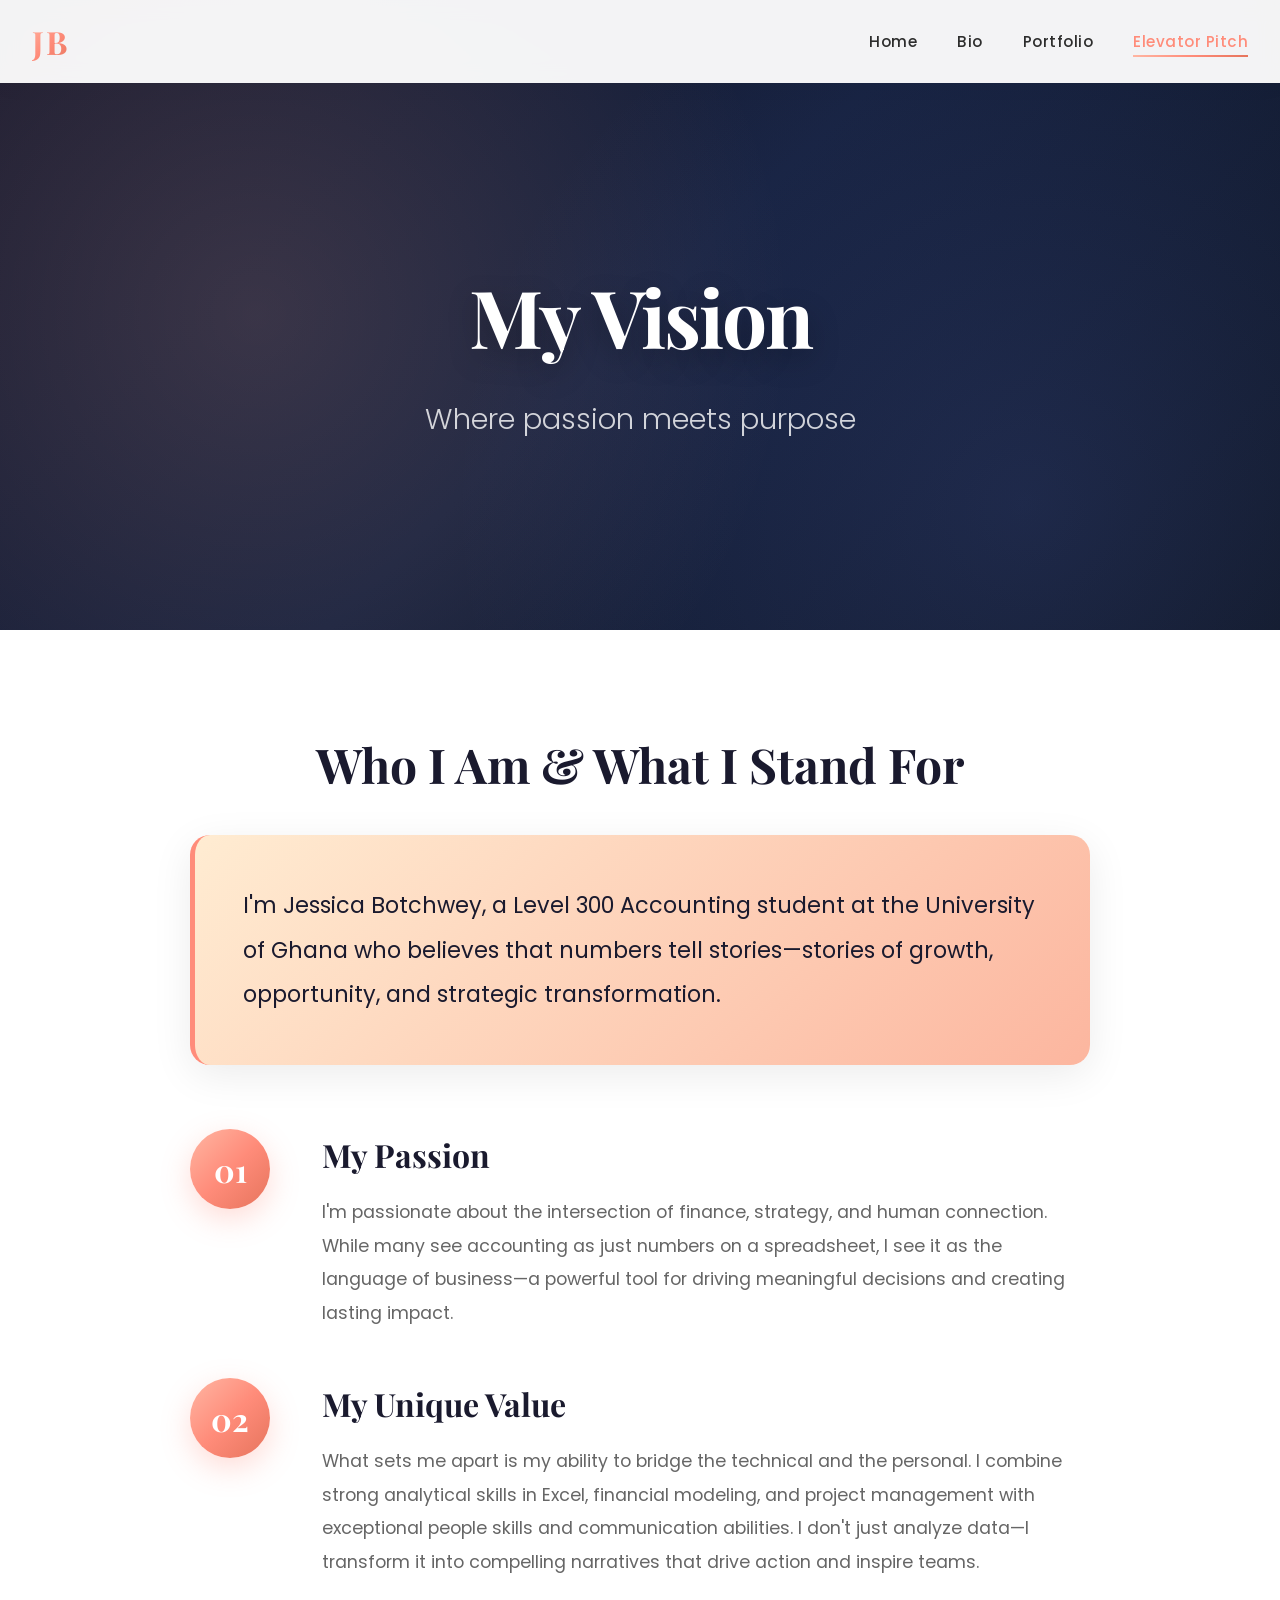
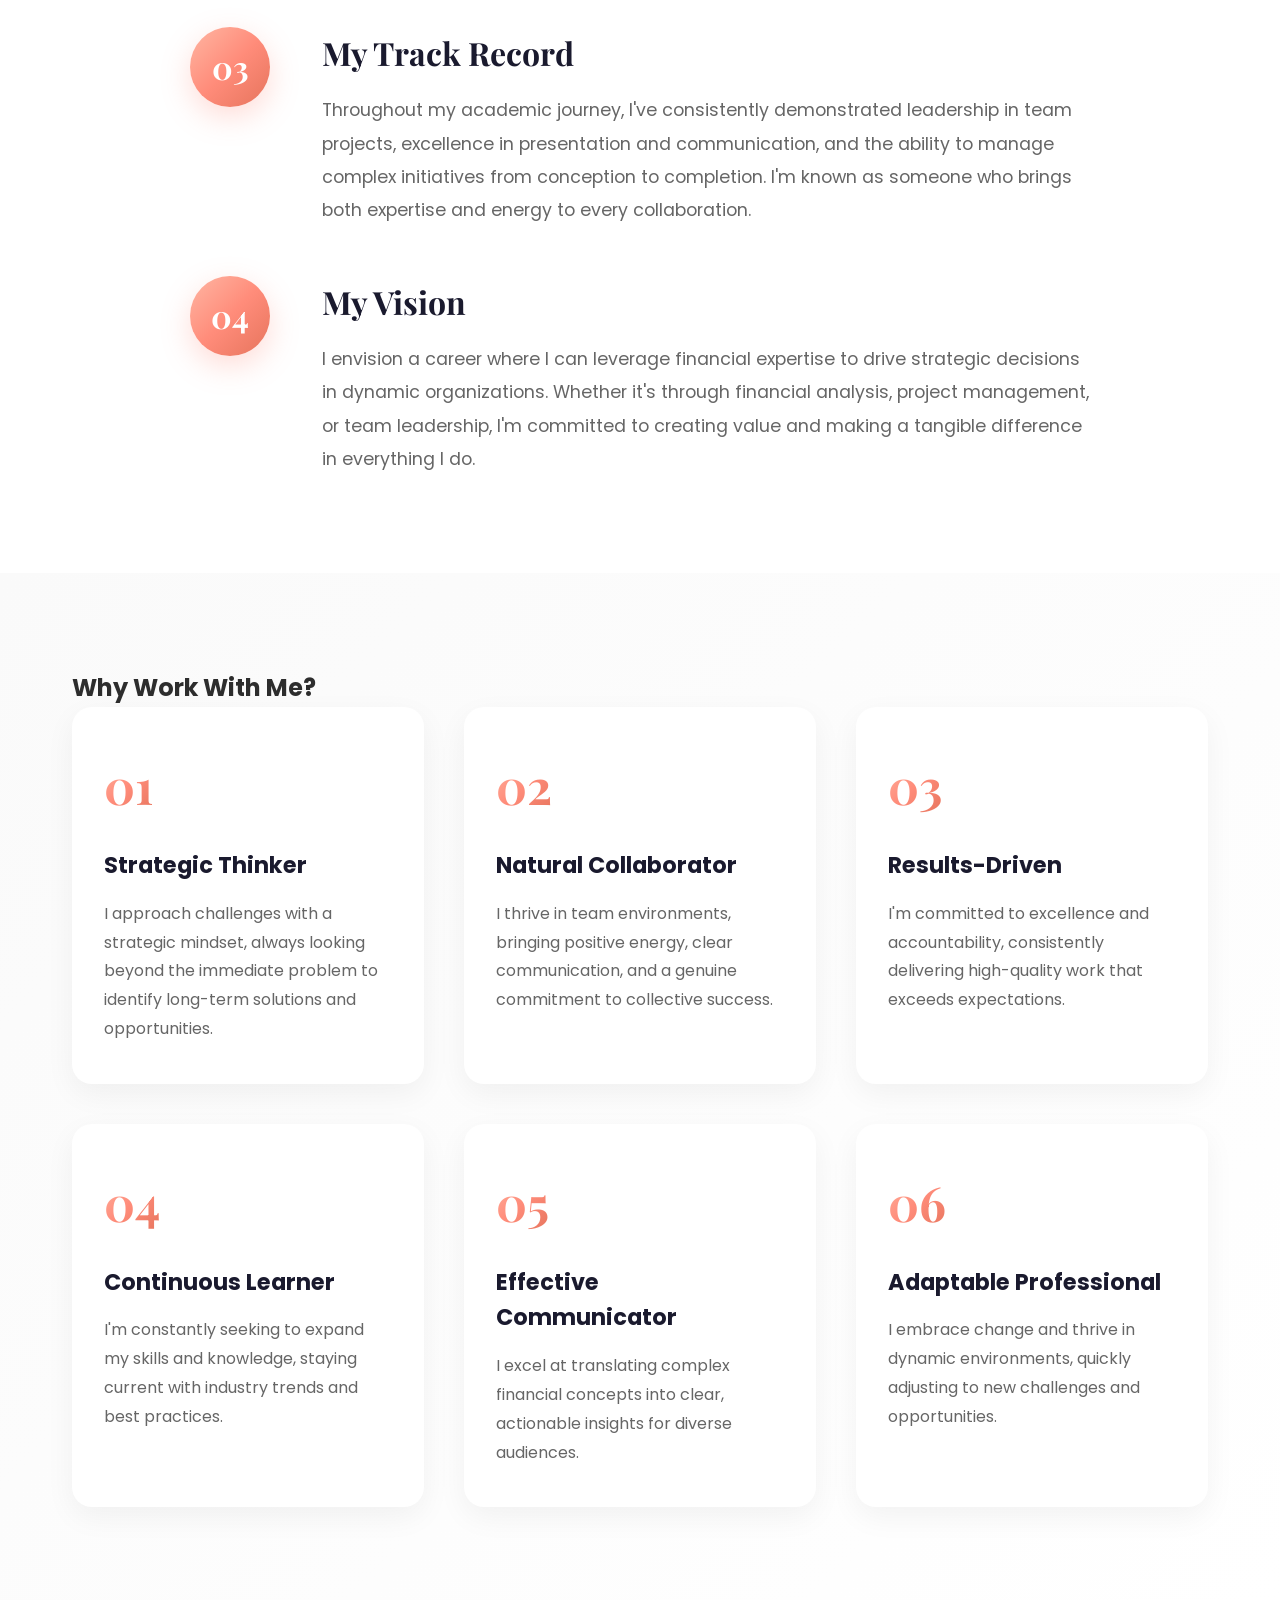
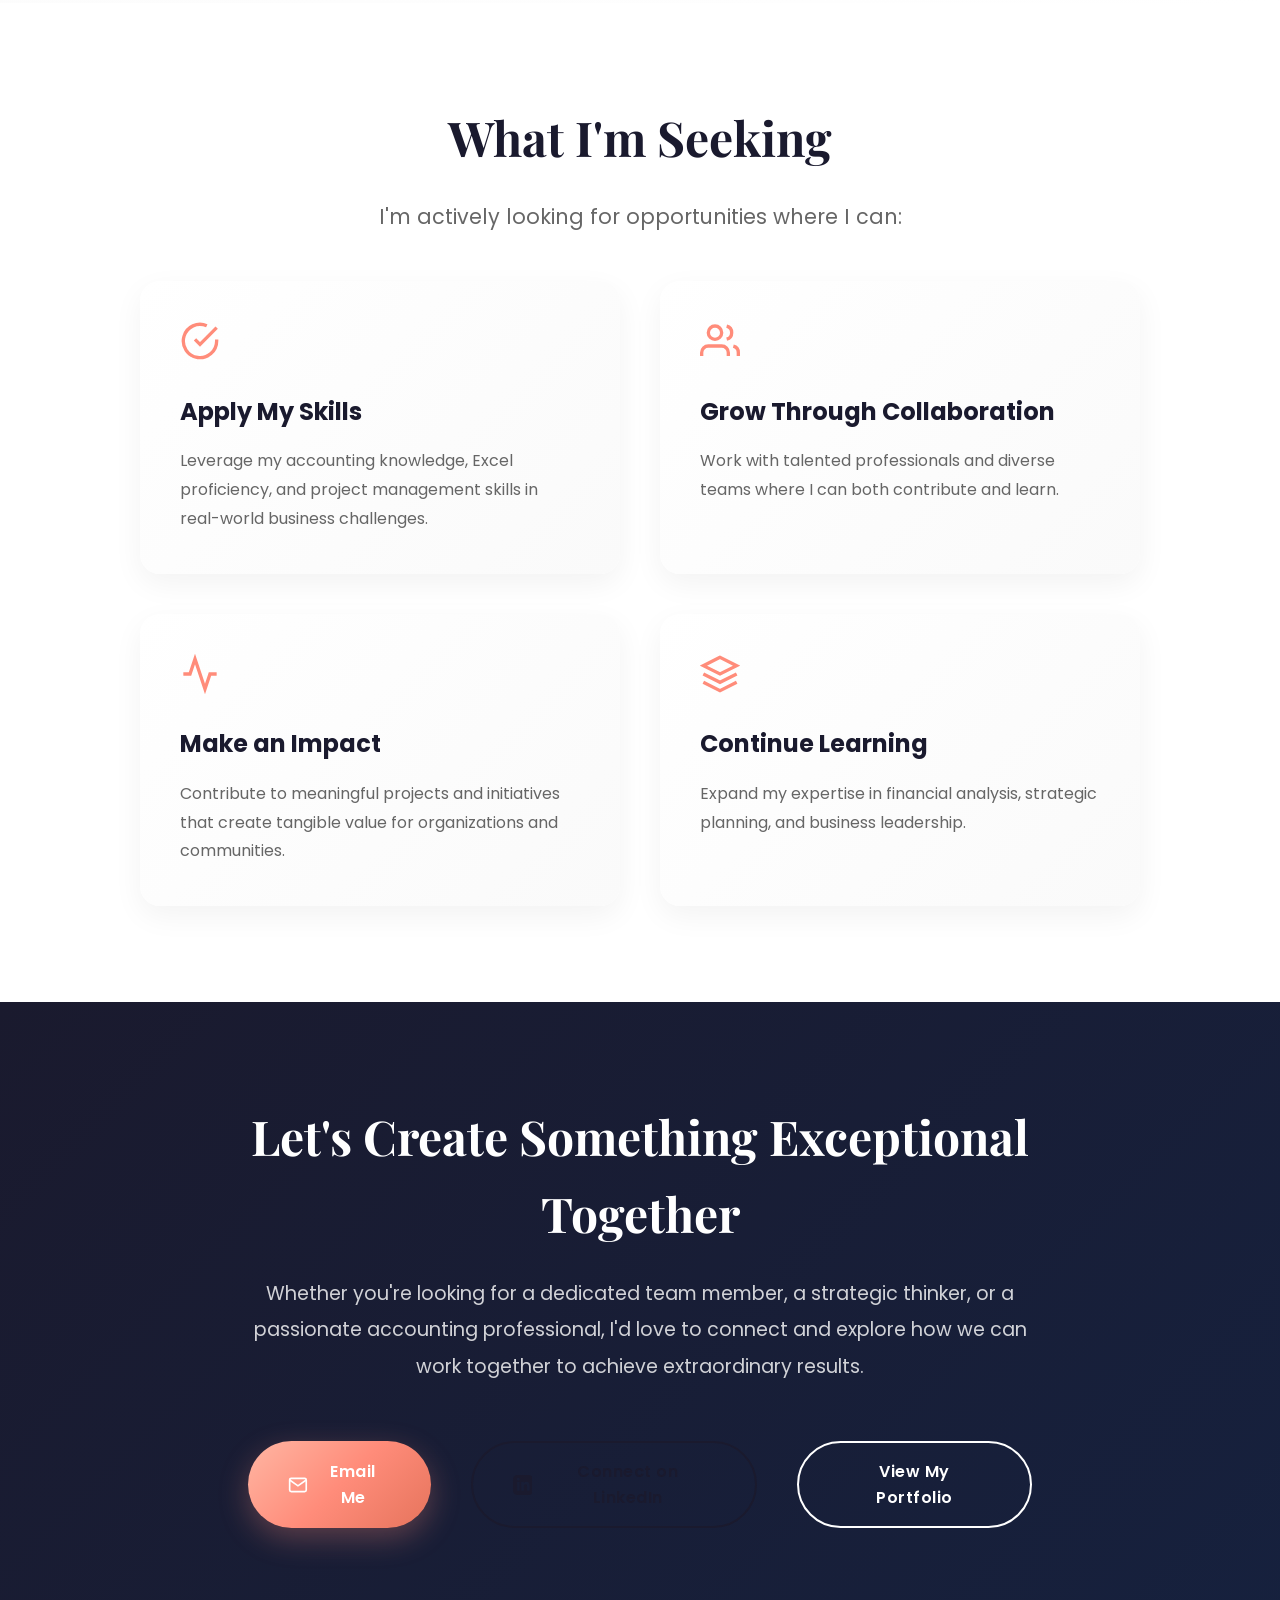
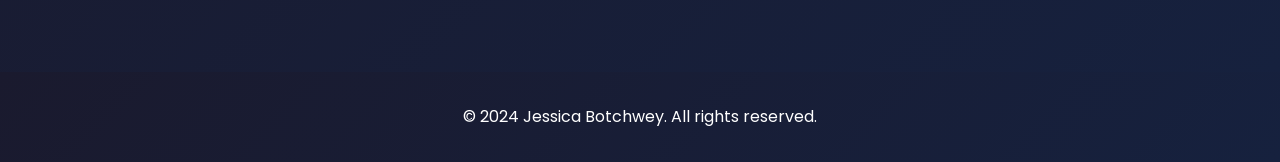
<file: pitch.html>
<!DOCTYPE html>
<html lang="en">
<head>
    <meta charset="UTF-8">
    <meta name="viewport" content="width=device-width, initial-scale=1.0">
    <title>Elevator Pitch | Jessica Botchwey</title>
    <link rel="stylesheet" href="styles.css">
    <link rel="stylesheet" href="pitch.css">
    <link rel="preconnect" href="https://fonts.googleapis.com">
    <link rel="preconnect" href="https://fonts.gstatic.com" crossorigin>
    <link href="https://fonts.googleapis.com/css2?family=Playfair+Display:wght@400;500;600;700&family=Poppins:wght@300;400;500;600&display=swap" rel="stylesheet">
</head>
<body>
    <!-- Navigation -->
    <nav class="navbar">
        <div class="nav-container">
            <div class="logo">JB</div>
            <ul class="nav-menu">
                <li><a href="index.html">Home</a></li>
                <li><a href="bio.html">Bio</a></li>
                <li><a href="portfolio.html">Portfolio</a></li>
                <li><a href="pitch.html" class="active">Elevator Pitch</a></li>
            </ul>
            <div class="hamburger">
                <span></span>
                <span></span>
                <span></span>
            </div>
        </div>
    </nav>

    <!-- Pitch Header -->
    <section class="pitch-header">
        <div class="header-content">
            <div class="header-text">
                <h1>My Vision</h1>
                <p>Where passion meets purpose</p>
            </div>
        </div>
    </section>

    <!-- Main Pitch Section -->
    <section class="pitch-main">
        <div class="container">
            <div class="pitch-content">
                <div class="pitch-intro">
                    <h2>Who I Am & What I Stand For</h2>
                    <div class="intro-highlight">
                        <p class="lead">I'm Jessica Botchwey, a Level 300 Accounting student at the University of Ghana who believes that numbers tell stories—stories of growth, opportunity, and strategic transformation.</p>
                    </div>
                </div>

                <div class="pitch-body">
                    <div class="pitch-section">
                        <div class="section-number">01</div>
                        <div class="section-content">
                            <h3>My Passion</h3>
                            <p>I'm passionate about the intersection of finance, strategy, and human connection. While many see accounting as just numbers on a spreadsheet, I see it as the language of business—a powerful tool for driving meaningful decisions and creating lasting impact.</p>
                        </div>
                    </div>

                    <div class="pitch-section">
                        <div class="section-number">02</div>
                        <div class="section-content">
                            <h3>My Unique Value</h3>
                            <p>What sets me apart is my ability to bridge the technical and the personal. I combine strong analytical skills in Excel, financial modeling, and project management with exceptional people skills and communication abilities. I don't just analyze data—I transform it into compelling narratives that drive action and inspire teams.</p>
                        </div>
                    </div>

                    <div class="pitch-section">
                        <div class="section-number">03</div>
                        <div class="section-content">
                            <h3>My Track Record</h3>
                            <p>Throughout my academic journey, I've consistently demonstrated leadership in team projects, excellence in presentation and communication, and the ability to manage complex initiatives from conception to completion. I'm known as someone who brings both expertise and energy to every collaboration.</p>
                        </div>
                    </div>

                    <div class="pitch-section">
                        <div class="section-number">04</div>
                        <div class="section-content">
                            <h3>My Vision</h3>
                            <p>I envision a career where I can leverage financial expertise to drive strategic decisions in dynamic organizations. Whether it's through financial analysis, project management, or team leadership, I'm committed to creating value and making a tangible difference in everything I do.</p>
                        </div>
                    </div>
                </div>
            </div>
        </div>
    </section>

    <!-- Key Strengths -->
    <section class="strengths-section">
        <div class="container">
            <h2 class="section-title">Why Work With Me?</h2>
            <div class="strengths-grid">
                <div class="strength-card">
                    <div class="strength-number">
                        <span class="number">01</span>
                    </div>
                    <h3>Strategic Thinker</h3>
                    <p>I approach challenges with a strategic mindset, always looking beyond the immediate problem to identify long-term solutions and opportunities.</p>
                </div>

                <div class="strength-card">
                    <div class="strength-number">
                        <span class="number">02</span>
                    </div>
                    <h3>Natural Collaborator</h3>
                    <p>I thrive in team environments, bringing positive energy, clear communication, and a genuine commitment to collective success.</p>
                </div>

                <div class="strength-card">
                    <div class="strength-number">
                        <span class="number">03</span>
                    </div>
                    <h3>Results-Driven</h3>
                    <p>I'm committed to excellence and accountability, consistently delivering high-quality work that exceeds expectations.</p>
                </div>

                <div class="strength-card">
                    <div class="strength-number">
                        <span class="number">04</span>
                    </div>
                    <h3>Continuous Learner</h3>
                    <p>I'm constantly seeking to expand my skills and knowledge, staying current with industry trends and best practices.</p>
                </div>

                <div class="strength-card">
                    <div class="strength-number">
                        <span class="number">05</span>
                    </div>
                    <h3>Effective Communicator</h3>
                    <p>I excel at translating complex financial concepts into clear, actionable insights for diverse audiences.</p>
                </div>

                <div class="strength-card">
                    <div class="strength-number">
                        <span class="number">06</span>
                    </div>
                    <h3>Adaptable Professional</h3>
                    <p>I embrace change and thrive in dynamic environments, quickly adjusting to new challenges and opportunities.</p>
                </div>
            </div>
        </div>
    </section>

    <!-- What I'm Looking For -->
    <section class="looking-for-section">
        <div class="container">
            <div class="looking-content">
                <h2>What I'm Seeking</h2>
                <p class="looking-intro">I'm actively looking for opportunities where I can:</p>
                <div class="opportunities-grid">
                    <div class="opportunity-item">
                        <svg width="40" height="40" viewBox="0 0 24 24" fill="none" stroke="currentColor" stroke-width="2">
                            <path d="M22 11.08V12a10 10 0 1 1-5.93-9.14"></path>
                            <polyline points="22 4 12 14.01 9 11.01"></polyline>
                        </svg>
                        <h4>Apply My Skills</h4>
                        <p>Leverage my accounting knowledge, Excel proficiency, and project management skills in real-world business challenges.</p>
                    </div>

                    <div class="opportunity-item">
                        <svg width="40" height="40" viewBox="0 0 24 24" fill="none" stroke="currentColor" stroke-width="2">
                            <path d="M17 21v-2a4 4 0 0 0-4-4H5a4 4 0 0 0-4 4v2"></path>
                            <circle cx="9" cy="7" r="4"></circle>
                            <path d="M23 21v-2a4 4 0 0 0-3-3.87"></path>
                            <path d="M16 3.13a4 4 0 0 1 0 7.75"></path>
                        </svg>
                        <h4>Grow Through Collaboration</h4>
                        <p>Work with talented professionals and diverse teams where I can both contribute and learn.</p>
                    </div>

                    <div class="opportunity-item">
                        <svg width="40" height="40" viewBox="0 0 24 24" fill="none" stroke="currentColor" stroke-width="2">
                            <polyline points="22 12 18 12 15 21 9 3 6 12 2 12"></polyline>
                        </svg>
                        <h4>Make an Impact</h4>
                        <p>Contribute to meaningful projects and initiatives that create tangible value for organizations and communities.</p>
                    </div>

                    <div class="opportunity-item">
                        <svg width="40" height="40" viewBox="0 0 24 24" fill="none" stroke="currentColor" stroke-width="2">
                            <path d="M12 2L2 7l10 5 10-5-10-5z"></path>
                            <path d="M2 17l10 5 10-5"></path>
                            <path d="M2 12l10 5 10-5"></path>
                        </svg>
                        <h4>Continue Learning</h4>
                        <p>Expand my expertise in financial analysis, strategic planning, and business leadership.</p>
                    </div>
                </div>
            </div>
        </div>
    </section>

    <!-- Call to Action -->
    <section class="pitch-cta">
        <div class="container">
            <div class="cta-content">
                <h2>Let's Create Something Exceptional Together</h2>
                <p>Whether you're looking for a dedicated team member, a strategic thinker, or a passionate accounting professional, I'd love to connect and explore how we can work together to achieve extraordinary results.</p>
                <div class="cta-buttons">
                    <a href="mailto:jessicabotchwey74@gmail.com" class="btn btn-primary">
                        <svg width="20" height="20" viewBox="0 0 24 24" fill="none" stroke="currentColor" stroke-width="2">
                            <path d="M4 4h16c1.1 0 2 .9 2 2v12c0 1.1-.9 2-2 2H4c-1.1 0-2-.9-2-2V6c0-1.1.9-2 2-2z"></path>
                            <polyline points="22,6 12,13 2,6"></polyline>
                        </svg>
                        Email Me
                    </a>
                    <a href="https://www.linkedin.com/in/jessica-botchwey" target="_blank" class="btn btn-secondary">
                        <svg width="20" height="20" viewBox="0 0 24 24" fill="currentColor">
                            <path d="M19 0h-14c-2.761 0-5 2.239-5 5v14c0 2.761 2.239 5 5 5h14c2.762 0 5-2.239 5-5v-14c0-2.761-2.238-5-5-5zm-11 19h-3v-11h3v11zm-1.5-12.268c-.966 0-1.75-.79-1.75-1.764s.784-1.764 1.75-1.764 1.75.79 1.75 1.764-.783 1.764-1.75 1.764zm13.5 12.268h-3v-5.604c0-3.368-4-3.113-4 0v5.604h-3v-11h3v1.765c1.396-2.586 7-2.777 7 2.476v6.759z"/>
                        </svg>
                        Connect on LinkedIn
                    </a>
                    <a href="portfolio.html" class="btn btn-outline">
                        View My Portfolio
                    </a>
                </div>
            </div>
        </div>
    </section>

    <!-- Footer -->
    <footer class="footer">
        <p>&copy; 2024 Jessica Botchwey. All rights reserved.</p>
    </footer>

    <script src="script.js"></script>
</body>
</html>
</file>
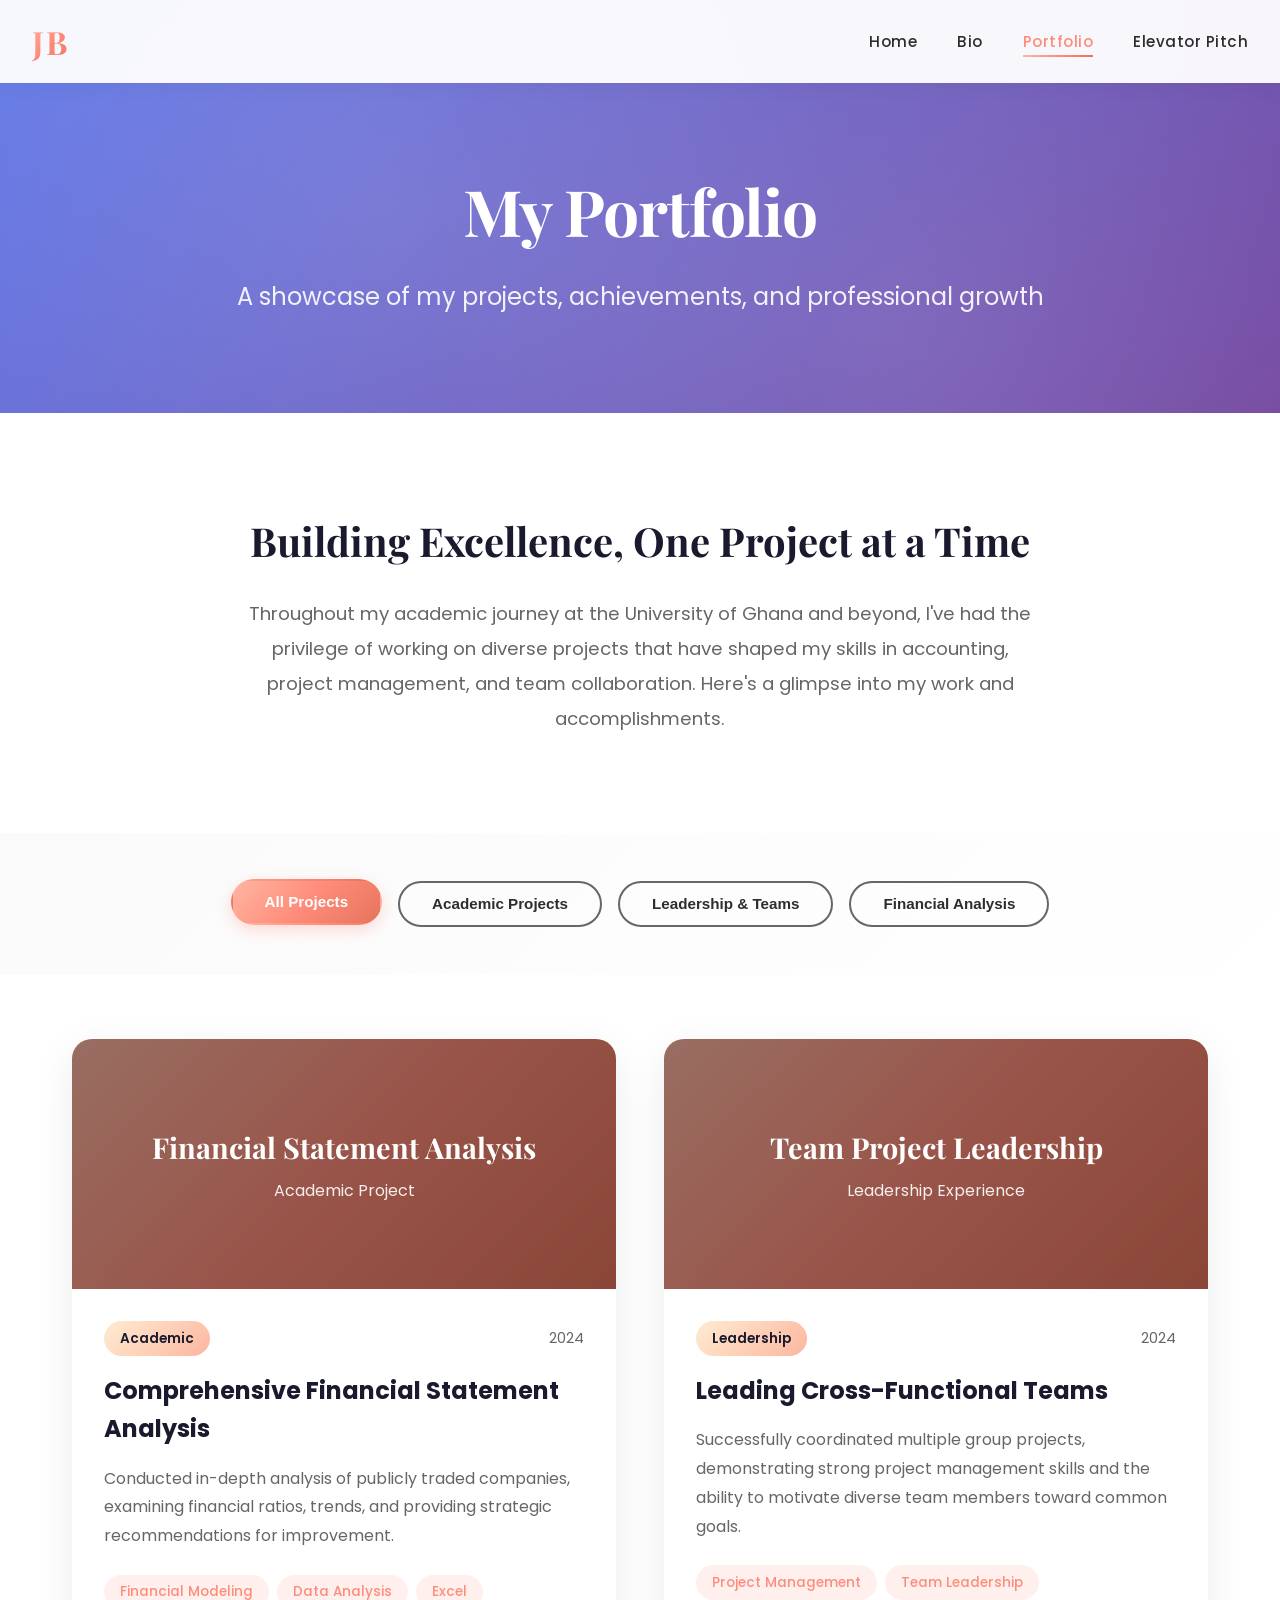
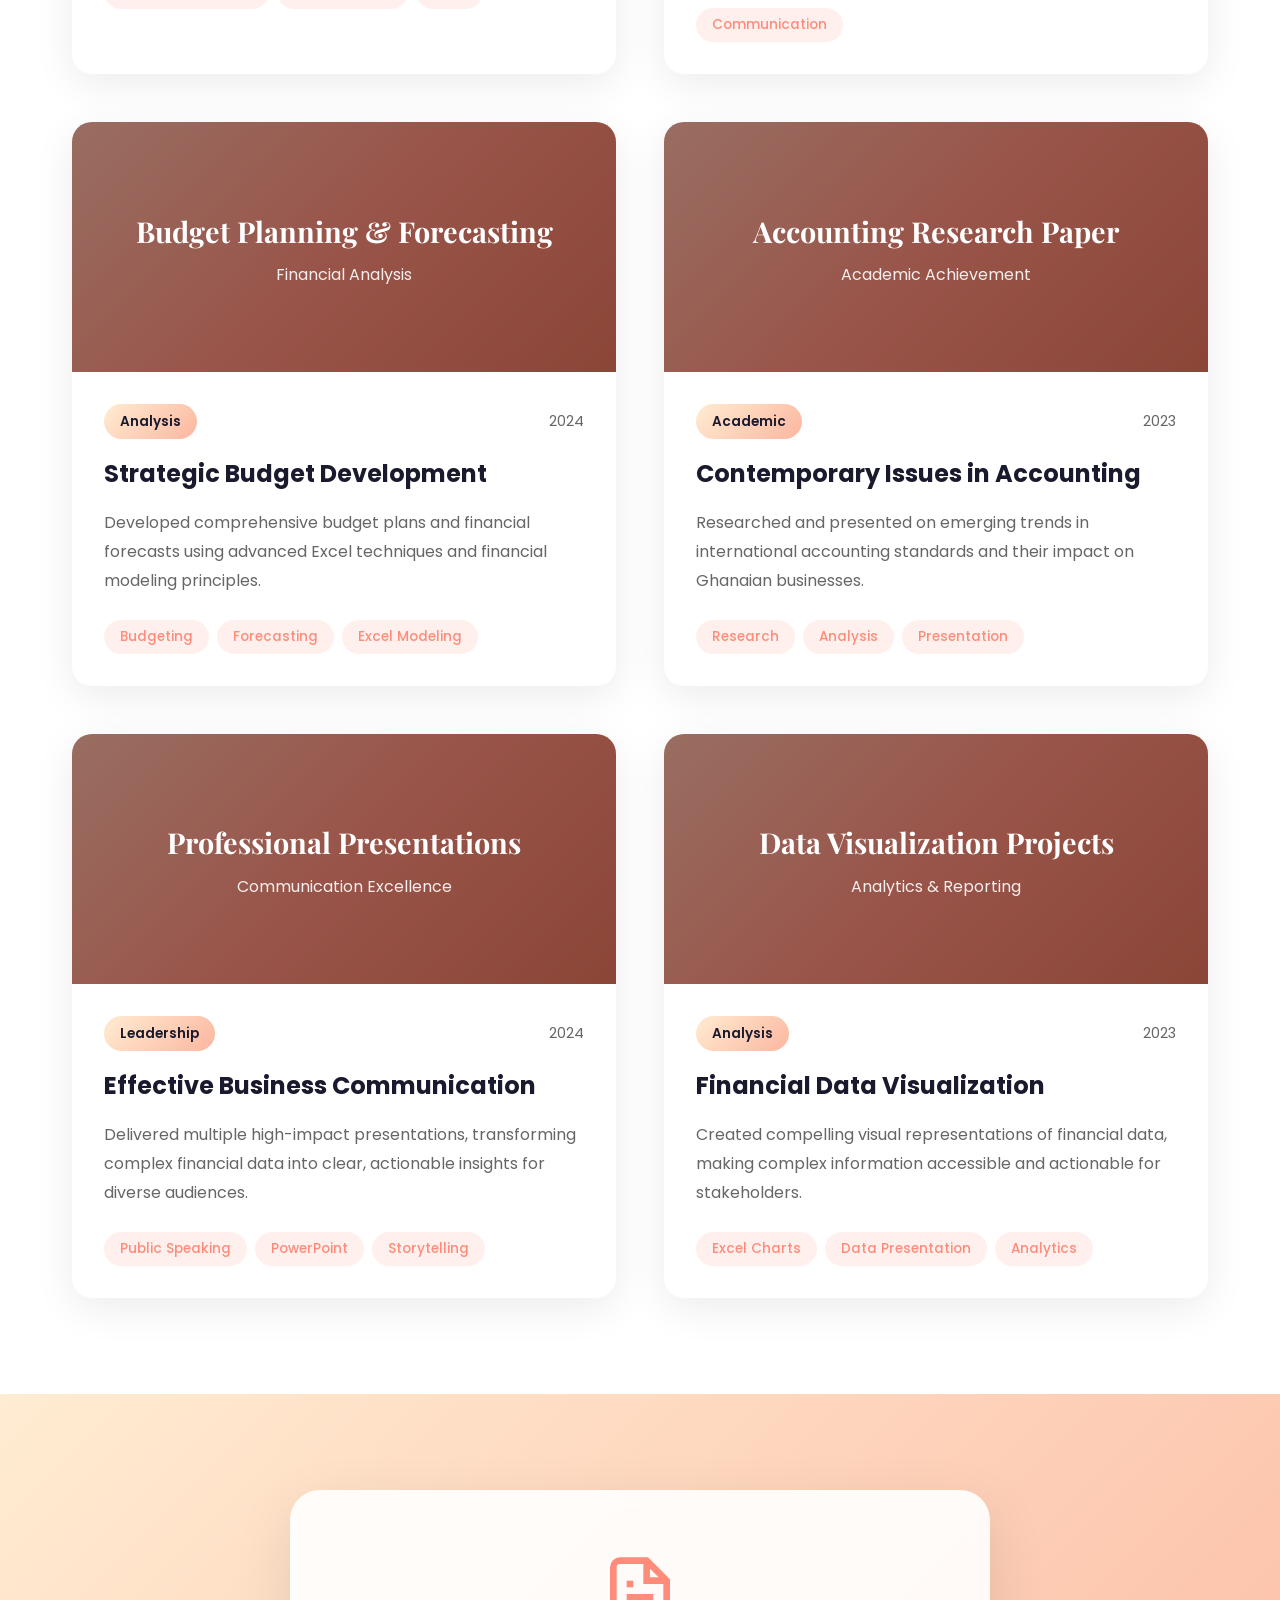
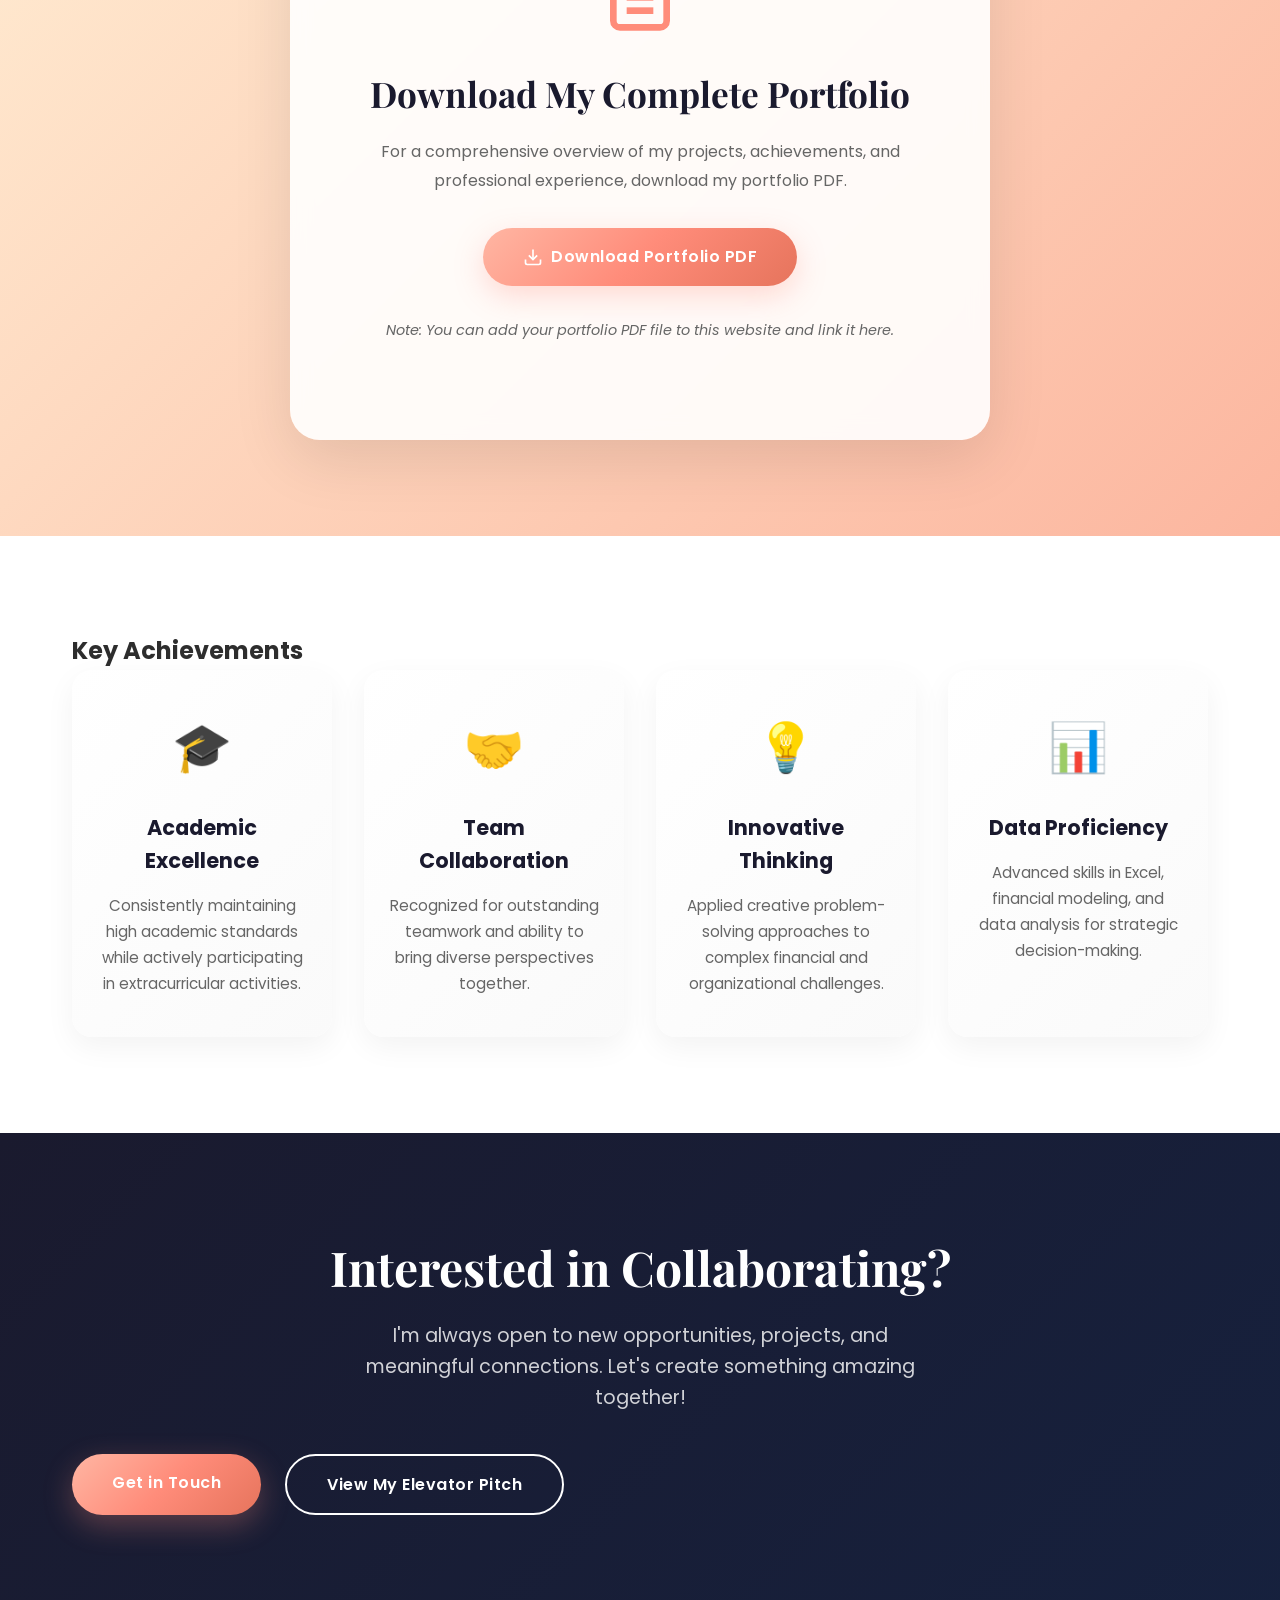
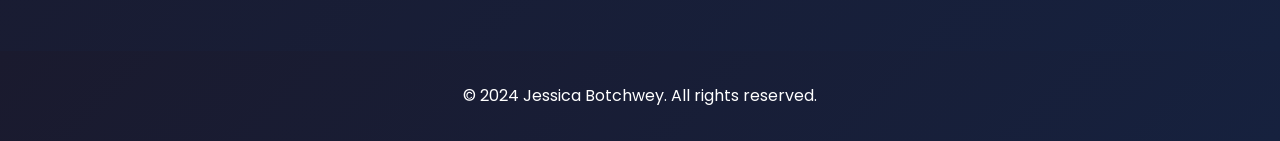
<file: portfolio.html>
<!DOCTYPE html>
<html lang="en">
<head>
    <meta charset="UTF-8">
    <meta name="viewport" content="width=device-width, initial-scale=1.0">
    <title>Portfolio | Jessica Botchwey</title>
    <link rel="stylesheet" href="styles.css">
    <link rel="stylesheet" href="portfolio.css">
    <link rel="preconnect" href="https://fonts.googleapis.com">
    <link rel="preconnect" href="https://fonts.gstatic.com" crossorigin>
    <link href="https://fonts.googleapis.com/css2?family=Playfair+Display:wght@400;500;600;700&family=Poppins:wght@300;400;500;600&display=swap" rel="stylesheet">
</head>
<body>
    <!-- Navigation -->
    <nav class="navbar">
        <div class="nav-container">
            <div class="logo">JB</div>
            <ul class="nav-menu">
                <li><a href="index.html">Home</a></li>
                <li><a href="bio.html">Bio</a></li>
                <li><a href="portfolio.html" class="active">Portfolio</a></li>
                <li><a href="pitch.html">Elevator Pitch</a></li>
            </ul>
            <div class="hamburger">
                <span></span>
                <span></span>
                <span></span>
            </div>
        </div>
    </nav>

    <!-- Portfolio Header -->
    <section class="portfolio-header">
        <div class="header-content">
            <h1>My Portfolio</h1>
            <p>A showcase of my projects, achievements, and professional growth</p>
        </div>
    </section>

    <!-- Portfolio Introduction -->
    <section class="portfolio-intro">
        <div class="container">
            <div class="intro-content">
                <h2>Building Excellence, One Project at a Time</h2>
                <p>Throughout my academic journey at the University of Ghana and beyond, I've had the privilege of working on diverse projects that have shaped my skills in accounting, project management, and team collaboration. Here's a glimpse into my work and accomplishments.</p>
            </div>
        </div>
    </section>

    <!-- Portfolio Categories -->
    <section class="portfolio-categories">
        <div class="container">
            <div class="category-filters">
                <button class="filter-btn active" data-category="all">All Projects</button>
                <button class="filter-btn" data-category="academic">Academic Projects</button>
                <button class="filter-btn" data-category="leadership">Leadership & Teams</button>
                <button class="filter-btn" data-category="analysis">Financial Analysis</button>
            </div>
        </div>
    </section>

    <!-- Portfolio Grid -->
    <section class="portfolio-grid-section">
        <div class="container">
            <div class="portfolio-grid">
                <!-- Portfolio Item 1 -->
                <div class="portfolio-item" data-category="academic">
                    <div class="item-image">
                        <div class="image-overlay">
                            <h3>Financial Statement Analysis</h3>
                            <p>Academic Project</p>
                        </div>
                    </div>
                    <div class="item-content">
                        <div class="item-meta">
                            <span class="category">Academic</span>
                            <span class="date">2024</span>
                        </div>
                        <h3>Comprehensive Financial Statement Analysis</h3>
                        <p>Conducted in-depth analysis of publicly traded companies, examining financial ratios, trends, and providing strategic recommendations for improvement.</p>
                        <ul class="item-skills">
                            <li>Financial Modeling</li>
                            <li>Data Analysis</li>
                            <li>Excel</li>
                        </ul>
                    </div>
                </div>

                <!-- Portfolio Item 2 -->
                <div class="portfolio-item" data-category="leadership">
                    <div class="item-image">
                        <div class="image-overlay">
                            <h3>Team Project Leadership</h3>
                            <p>Leadership Experience</p>
                        </div>
                    </div>
                    <div class="item-content">
                        <div class="item-meta">
                            <span class="category">Leadership</span>
                            <span class="date">2024</span>
                        </div>
                        <h3>Leading Cross-Functional Teams</h3>
                        <p>Successfully coordinated multiple group projects, demonstrating strong project management skills and the ability to motivate diverse team members toward common goals.</p>
                        <ul class="item-skills">
                            <li>Project Management</li>
                            <li>Team Leadership</li>
                            <li>Communication</li>
                        </ul>
                    </div>
                </div>

                <!-- Portfolio Item 3 -->
                <div class="portfolio-item" data-category="analysis">
                    <div class="item-image">
                        <div class="image-overlay">
                            <h3>Budget Planning & Forecasting</h3>
                            <p>Financial Analysis</p>
                        </div>
                    </div>
                    <div class="item-content">
                        <div class="item-meta">
                            <span class="category">Analysis</span>
                            <span class="date">2024</span>
                        </div>
                        <h3>Strategic Budget Development</h3>
                        <p>Developed comprehensive budget plans and financial forecasts using advanced Excel techniques and financial modeling principles.</p>
                        <ul class="item-skills">
                            <li>Budgeting</li>
                            <li>Forecasting</li>
                            <li>Excel Modeling</li>
                        </ul>
                    </div>
                </div>

                <!-- Portfolio Item 4 -->
                <div class="portfolio-item" data-category="academic">
                    <div class="item-image">
                        <div class="image-overlay">
                            <h3>Accounting Research Paper</h3>
                            <p>Academic Achievement</p>
                        </div>
                    </div>
                    <div class="item-content">
                        <div class="item-meta">
                            <span class="category">Academic</span>
                            <span class="date">2023</span>
                        </div>
                        <h3>Contemporary Issues in Accounting</h3>
                        <p>Researched and presented on emerging trends in international accounting standards and their impact on Ghanaian businesses.</p>
                        <ul class="item-skills">
                            <li>Research</li>
                            <li>Analysis</li>
                            <li>Presentation</li>
                        </ul>
                    </div>
                </div>

                <!-- Portfolio Item 5 -->
                <div class="portfolio-item" data-category="leadership">
                    <div class="item-image">
                        <div class="image-overlay">
                            <h3>Professional Presentations</h3>
                            <p>Communication Excellence</p>
                        </div>
                    </div>
                    <div class="item-content">
                        <div class="item-meta">
                            <span class="category">Leadership</span>
                            <span class="date">2024</span>
                        </div>
                        <h3>Effective Business Communication</h3>
                        <p>Delivered multiple high-impact presentations, transforming complex financial data into clear, actionable insights for diverse audiences.</p>
                        <ul class="item-skills">
                            <li>Public Speaking</li>
                            <li>PowerPoint</li>
                            <li>Storytelling</li>
                        </ul>
                    </div>
                </div>

                <!-- Portfolio Item 6 -->
                <div class="portfolio-item" data-category="analysis">
                    <div class="item-image">
                        <div class="image-overlay">
                            <h3>Data Visualization Projects</h3>
                            <p>Analytics & Reporting</p>
                        </div>
                    </div>
                    <div class="item-content">
                        <div class="item-meta">
                            <span class="category">Analysis</span>
                            <span class="date">2023</span>
                        </div>
                        <h3>Financial Data Visualization</h3>
                        <p>Created compelling visual representations of financial data, making complex information accessible and actionable for stakeholders.</p>
                        <ul class="item-skills">
                            <li>Excel Charts</li>
                            <li>Data Presentation</li>
                            <li>Analytics</li>
                        </ul>
                    </div>
                </div>
            </div>
        </div>
    </section>

    <!-- Portfolio PDF Section -->
    <section class="portfolio-pdf">
        <div class="container">
            <div class="pdf-card">
                <div class="pdf-icon">
                    <svg width="80" height="80" viewBox="0 0 24 24" fill="none" stroke="currentColor" stroke-width="2">
                        <path d="M14 2H6a2 2 0 0 0-2 2v16a2 2 0 0 0 2 2h12a2 2 0 0 0 2-2V8z"></path>
                        <polyline points="14 2 14 8 20 8"></polyline>
                        <line x1="16" y1="13" x2="8" y2="13"></line>
                        <line x1="16" y1="17" x2="8" y2="17"></line>
                        <polyline points="10 9 9 9 8 9"></polyline>
                    </svg>
                </div>
                <h3>Download My Complete Portfolio</h3>
                <p>For a comprehensive overview of my projects, achievements, and professional experience, download my portfolio PDF.</p>
                <a href="#" class="btn btn-primary">
                    <svg width="20" height="20" viewBox="0 0 24 24" fill="none" stroke="currentColor" stroke-width="2">
                        <path d="M21 15v4a2 2 0 0 1-2 2H5a2 2 0 0 1-2-2v-4"></path>
                        <polyline points="7 10 12 15 17 10"></polyline>
                        <line x1="12" y1="15" x2="12" y2="3"></line>
                    </svg>
                    Download Portfolio PDF
                </a>
                <p class="pdf-note">Note: You can add your portfolio PDF file to this website and link it here.</p>
            </div>
        </div>
    </section>

    <!-- Achievements Section -->
    <section class="achievements-section">
        <div class="container">
            <h2 class="section-title">Key Achievements</h2>
            <div class="achievements-grid">
                <div class="achievement-card">
                    <div class="achievement-icon">🎓</div>
                    <h3>Academic Excellence</h3>
                    <p>Consistently maintaining high academic standards while actively participating in extracurricular activities.</p>
                </div>
                <div class="achievement-card">
                    <div class="achievement-icon">🤝</div>
                    <h3>Team Collaboration</h3>
                    <p>Recognized for outstanding teamwork and ability to bring diverse perspectives together.</p>
                </div>
                <div class="achievement-card">
                    <div class="achievement-icon">💡</div>
                    <h3>Innovative Thinking</h3>
                    <p>Applied creative problem-solving approaches to complex financial and organizational challenges.</p>
                </div>
                <div class="achievement-card">
                    <div class="achievement-icon">📊</div>
                    <h3>Data Proficiency</h3>
                    <p>Advanced skills in Excel, financial modeling, and data analysis for strategic decision-making.</p>
                </div>
            </div>
        </div>
    </section>

    <!-- CTA Section -->
    <section class="cta-section">
        <div class="container">
            <h2>Interested in Collaborating?</h2>
            <p>I'm always open to new opportunities, projects, and meaningful connections. Let's create something amazing together!</p>
            <div class="cta-buttons">
                <a href="mailto:jessicabotchwey74@gmail.com" class="btn btn-primary">Get in Touch</a>
                <a href="pitch.html" class="btn btn-secondary">View My Elevator Pitch</a>
            </div>
        </div>
    </section>

    <!-- Footer -->
    <footer class="footer">
        <p>&copy; 2024 Jessica Botchwey. All rights reserved.</p>
    </footer>

    <script src="script.js"></script>
    <script src="portfolio.js"></script>
</body>
</html>
</file>
<file: styles.css>
/* ========================================
   GLOBAL STYLES & VARIABLES
   ======================================== */
:root {
    --primary-gradient: linear-gradient(135deg, #FFB6A3 0%, #FF8C7A 50%, #E6745C 100%);
    --secondary-gradient: linear-gradient(135deg, #667eea 0%, #764ba2 100%);
    --dark-gradient: linear-gradient(135deg, #1a1a2e 0%, #16213e 100%);
    --light-gradient: linear-gradient(135deg, #ffecd2 0%, #fcb69f 100%);
    --peach: #FFB6A3;
    --coral: #FF8C7A;
    --deep-coral: #E6745C;
    --purple: #667eea;
    --dark-purple: #764ba2;
    --dark: #1a1a2e;
    --light: #fafafa;
    --gold: #d4af37;
    --text-dark: #2d2d2d;
    --text-light: #666;
    --white: #ffffff;
}

* {
    margin: 0;
    padding: 0;
    box-sizing: border-box;
}

html {
    scroll-behavior: smooth;
}

body {
    font-family: 'Poppins', sans-serif;
    color: var(--text-dark);
    background: var(--light);
    overflow-x: hidden;
    line-height: 1.6;
}

.container {
    max-width: 1200px;
    margin: 0 auto;
    padding: 0 2rem;
}

/* ========================================
   NAVIGATION BAR
   ======================================== */
.navbar {
    position: fixed;
    top: 0;
    width: 100%;
    background: rgba(255, 255, 255, 0.95);
    backdrop-filter: blur(10px);
    z-index: 1000;
    box-shadow: 0 2px 20px rgba(0, 0, 0, 0.05);
    transition: all 0.3s ease;
}

.nav-container {
    max-width: 1400px;
    margin: 0 auto;
    padding: 1rem 2rem;
    display: flex;
    justify-content: space-between;
    align-items: center;
}

.logo {
    font-family: 'Playfair Display', serif;
    font-size: 2rem;
    font-weight: 700;
    background: var(--primary-gradient);
    -webkit-background-clip: text;
    -webkit-text-fill-color: transparent;
    background-clip: text;
    letter-spacing: 2px;
}

.nav-menu {
    display: flex;
    list-style: none;
    gap: 2.5rem;
    align-items: center;
}

.nav-menu a {
    text-decoration: none;
    color: var(--text-dark);
    font-weight: 500;
    font-size: 0.95rem;
    letter-spacing: 0.5px;
    position: relative;
    transition: color 0.3s ease;
}

.nav-menu a::after {
    content: '';
    position: absolute;
    bottom: -5px;
    left: 0;
    width: 0;
    height: 2px;
    background: var(--primary-gradient);
    transition: width 0.3s ease;
}

.nav-menu a:hover::after,
.nav-menu a.active::after {
    width: 100%;
}

.nav-menu a:hover,
.nav-menu a.active {
    color: var(--coral);
}

.hamburger {
    display: none;
    flex-direction: column;
    cursor: pointer;
    gap: 5px;
}

.hamburger span {
    width: 25px;
    height: 3px;
    background: var(--text-dark);
    transition: all 0.3s ease;
}

/* ========================================
   HERO SECTION
   ======================================== */
.hero {
    min-height: 100vh;
    display: flex;
    align-items: center;
    justify-content: center;
    background: linear-gradient(135deg, #ffecd2 0%, #fcb69f 50%, #FFB6A3 100%);
    padding: 8rem 2rem 4rem;
    position: relative;
    overflow: hidden;
}

.hero::before {
    content: '';
    position: absolute;
    top: 0;
    left: 0;
    width: 100%;
    height: 100%;
    background:
        radial-gradient(circle at 20% 50%, rgba(255, 182, 163, 0.3) 0%, transparent 50%),
        radial-gradient(circle at 80% 80%, rgba(230, 116, 92, 0.3) 0%, transparent 50%);
    animation: gradientShift 15s ease infinite;
}

@keyframes gradientShift {
    0%, 100% { opacity: 1; transform: scale(1); }
    50% { opacity: 0.8; transform: scale(1.1); }
}

.hero-content {
    max-width: 1400px;
    display: grid;
    grid-template-columns: 1fr 1fr;
    gap: 4rem;
    align-items: center;
    position: relative;
    z-index: 1;
}

.hero-text {
    animation: fadeInUp 1s ease;
}

@keyframes fadeInUp {
    from {
        opacity: 0;
        transform: translateY(30px);
    }
    to {
        opacity: 1;
        transform: translateY(0);
    }
}

.name {
    font-family: 'Playfair Display', serif;
    font-size: 3.5rem;
    font-weight: 700;
    color: var(--dark);
    margin-bottom: 1rem;
    line-height: 1.2;
    letter-spacing: -1px;
}

.tagline {
    font-size: 1.3rem;
    color: var(--text-dark);
    margin-bottom: 0.5rem;
    font-weight: 500;
    letter-spacing: 0.5px;
}

.subtitle {
    font-size: 1.1rem;
    color: var(--text-light);
    margin-bottom: 2.5rem;
}

.cta-buttons {
    display: flex;
    gap: 1.5rem;
    margin-bottom: 2.5rem;
}

.btn {
    padding: 1rem 2.5rem;
    border-radius: 50px;
    text-decoration: none;
    font-weight: 600;
    letter-spacing: 0.5px;
    transition: all 0.4s cubic-bezier(0.175, 0.885, 0.32, 1.275);
    display: inline-block;
    position: relative;
    overflow: hidden;
}

.btn::before {
    content: '';
    position: absolute;
    top: 50%;
    left: 50%;
    width: 0;
    height: 0;
    border-radius: 50%;
    background: rgba(255, 255, 255, 0.3);
    transform: translate(-50%, -50%);
    transition: width 0.6s, height 0.6s;
}

.btn:hover::before {
    width: 300px;
    height: 300px;
}

.btn-primary {
    background: var(--primary-gradient);
    color: var(--white);
    box-shadow: 0 10px 30px rgba(255, 140, 122, 0.3);
}

.btn-primary:hover {
    transform: translateY(-3px);
    box-shadow: 0 15px 40px rgba(255, 140, 122, 0.4);
}

.btn-secondary {
    background: transparent;
    color: var(--dark);
    border: 2px solid var(--dark);
}

.btn-secondary:hover {
    background: var(--dark);
    color: var(--white);
    transform: translateY(-3px);
}

.social-links {
    display: flex;
    gap: 1.5rem;
}

.social-icon {
    width: 50px;
    height: 50px;
    border-radius: 50%;
    background: rgba(255, 255, 255, 0.5);
    backdrop-filter: blur(10px);
    display: flex;
    align-items: center;
    justify-content: center;
    color: var(--dark);
    transition: all 0.3s ease;
    box-shadow: 0 5px 15px rgba(0, 0, 0, 0.1);
}

.social-icon:hover {
    background: var(--primary-gradient);
    color: var(--white);
    transform: translateY(-5px);
    box-shadow: 0 10px 25px rgba(255, 140, 122, 0.3);
}

/* ========================================
   HERO IMAGE
   ======================================== */
.hero-image {
    position: relative;
    animation: fadeInRight 1s ease 0.3s both;
}

@keyframes fadeInRight {
    from {
        opacity: 0;
        transform: translateX(30px);
    }
    to {
        opacity: 1;
        transform: translateX(0);
    }
}

.image-frame {
    position: relative;
    border-radius: 20px;
    overflow: hidden;
    box-shadow:
        0 20px 60px rgba(0, 0, 0, 0.2),
        0 0 0 10px rgba(255, 255, 255, 0.1);
    transition: transform 0.5s ease;
}

.image-frame::before {
    content: '';
    position: absolute;
    top: 0;
    left: 0;
    width: 100%;
    height: 100%;
    background: linear-gradient(135deg, rgba(255, 182, 163, 0.2) 0%, rgba(230, 116, 92, 0.2) 100%);
    z-index: 1;
    opacity: 0;
    transition: opacity 0.3s ease;
}

.image-frame:hover::before {
    opacity: 1;
}

.image-frame:hover {
    transform: scale(1.02);
}

.image-frame img {
    width: 100%;
    height: auto;
    display: block;
}

/* ========================================
   SCROLL INDICATOR
   ======================================== */
.scroll-indicator {
    position: absolute;
    bottom: 2rem;
    left: 50%;
    transform: translateX(-50%);
    text-align: center;
    color: var(--dark);
    animation: bounce 2s infinite;
}

@keyframes bounce {
    0%, 20%, 50%, 80%, 100% { transform: translateX(-50%) translateY(0); }
    40% { transform: translateX(-50%) translateY(-10px); }
    60% { transform: translateX(-50%) translateY(-5px); }
}

.mouse {
    width: 30px;
    height: 50px;
    border: 2px solid var(--dark);
    border-radius: 20px;
    margin: 0 auto 0.5rem;
    position: relative;
}

.mouse::before {
    content: '';
    width: 6px;
    height: 10px;
    background: var(--dark);
    border-radius: 3px;
    position: absolute;
    top: 8px;
    left: 50%;
    transform: translateX(-50%);
    animation: scroll 2s infinite;
}

@keyframes scroll {
    0% { opacity: 1; top: 8px; }
    100% { opacity: 0; top: 25px; }
}

.scroll-indicator p {
    font-size: 0.9rem;
    font-weight: 500;
}

/* ========================================
   QUICK LINKS SECTION
   ======================================== */
.quick-links {
    padding: 6rem 2rem;
    background: var(--white);
}

.quick-links .container {
    display: grid;
    grid-template-columns: repeat(3, 1fr);
    gap: 3rem;
}

.link-card {
    background: linear-gradient(135deg, #ffffff 0%, #fafafa 100%);
    padding: 3rem 2rem;
    border-radius: 20px;
    box-shadow: 0 10px 40px rgba(0, 0, 0, 0.05);
    transition: all 0.4s cubic-bezier(0.175, 0.885, 0.32, 1.275);
    position: relative;
    overflow: hidden;
}

.link-card::before {
    content: '';
    position: absolute;
    top: 0;
    left: 0;
    width: 100%;
    height: 4px;
    background: var(--primary-gradient);
    transform: scaleX(0);
    transition: transform 0.4s ease;
}

.link-card:hover::before {
    transform: scaleX(1);
}

.link-card:hover {
    transform: translateY(-10px);
    box-shadow: 0 20px 60px rgba(0, 0, 0, 0.1);
}

.card-icon {
    width: 80px;
    height: 80px;
    border-radius: 20px;
    background: var(--light-gradient);
    display: flex;
    align-items: center;
    justify-content: center;
    margin-bottom: 1.5rem;
    color: var(--dark);
    transition: all 0.3s ease;
}

.link-card:hover .card-icon {
    background: var(--primary-gradient);
    color: var(--white);
    transform: rotate(5deg) scale(1.1);
}

.link-card h3 {
    font-family: 'Playfair Display', serif;
    font-size: 1.8rem;
    margin-bottom: 1rem;
    color: var(--dark);
}

.link-card p {
    color: var(--text-light);
    margin-bottom: 1.5rem;
    line-height: 1.8;
}

.card-link {
    color: var(--coral);
    text-decoration: none;
    font-weight: 600;
    display: inline-flex;
    align-items: center;
    transition: all 0.3s ease;
}

.card-link:hover {
    gap: 0.5rem;
    color: var(--deep-coral);
}

/* ========================================
   FOOTER
   ======================================== */
.footer {
    background: var(--dark-gradient);
    color: var(--white);
    text-align: center;
    padding: 2rem;
}

/* ========================================
   RESPONSIVE DESIGN
   ======================================== */
@media (max-width: 1024px) {
    .hero-content {
        grid-template-columns: 1fr;
        gap: 3rem;
    }

    .hero-image {
        order: -1;
    }

    .name {
        font-size: 2.8rem;
    }

    .quick-links .container {
        grid-template-columns: 1fr;
    }
}

@media (max-width: 768px) {
    .nav-menu {
        position: fixed;
        left: -100%;
        top: 70px;
        flex-direction: column;
        background: rgba(255, 255, 255, 0.98);
        width: 100%;
        text-align: center;
        transition: 0.3s;
        box-shadow: 0 10px 27px rgba(0, 0, 0, 0.05);
        padding: 2rem 0;
    }

    .nav-menu.active {
        left: 0;
    }

    .hamburger {
        display: flex;
    }

    .name {
        font-size: 2.2rem;
    }

    .tagline {
        font-size: 1.1rem;
    }

    .cta-buttons {
        flex-direction: column;
    }

    .btn {
        width: 100%;
        text-align: center;
    }
}

@media (max-width: 480px) {
    .name {
        font-size: 1.8rem;
    }

    .tagline {
        font-size: 1rem;
    }

    .hero {
        padding: 6rem 1rem 4rem;
    }

    .quick-links {
        padding: 4rem 1rem;
    }
}
</file>
<file: pitch.css>
/* ========================================
   ELEVATOR PITCH PAGE STYLES
   ======================================== */

/* Pitch Header */
.pitch-header {
    min-height: 70vh;
    display: flex;
    align-items: center;
    justify-content: center;
    background: linear-gradient(135deg, #1a1a2e 0%, #16213e 50%, #0f1624 100%);
    position: relative;
    overflow: hidden;
    padding: 8rem 2rem 4rem;
}

.pitch-header::before {
    content: '';
    position: absolute;
    top: 0;
    left: 0;
    width: 100%;
    height: 100%;
    background:
        radial-gradient(circle at 20% 50%, rgba(255, 182, 163, 0.15) 0%, transparent 50%),
        radial-gradient(circle at 80% 80%, rgba(102, 126, 234, 0.15) 0%, transparent 50%);
    animation: gradientShift 15s ease infinite;
}

.pitch-header .header-content {
    position: relative;
    z-index: 1;
    text-align: center;
    animation: fadeInUp 1s ease;
}

.pitch-header h1 {
    font-family: 'Playfair Display', serif;
    font-size: 5rem;
    color: var(--white);
    margin-bottom: 1rem;
    letter-spacing: -2px;
    text-shadow: 0 10px 30px rgba(0, 0, 0, 0.3);
}

.pitch-header p {
    font-size: 1.8rem;
    color: rgba(255, 255, 255, 0.8);
    font-weight: 300;
}

/* Main Pitch Section */
.pitch-main {
    padding: 6rem 2rem;
    background: var(--white);
}

.pitch-content {
    max-width: 900px;
    margin: 0 auto;
}

.pitch-intro {
    margin-bottom: 4rem;
}

.pitch-intro h2 {
    font-family: 'Playfair Display', serif;
    font-size: 3rem;
    margin-bottom: 2rem;
    color: var(--dark);
    text-align: center;
}

.intro-highlight {
    background: var(--light-gradient);
    padding: 3rem;
    border-radius: 20px;
    border-left: 5px solid var(--coral);
    box-shadow: 0 10px 40px rgba(0, 0, 0, 0.08);
}

.lead {
    font-size: 1.4rem;
    line-height: 2;
    color: var(--dark);
    font-weight: 400;
    margin: 0;
}

.pitch-body {
    display: flex;
    flex-direction: column;
    gap: 3rem;
}

.pitch-section {
    display: grid;
    grid-template-columns: 100px 1fr;
    gap: 2rem;
    align-items: start;
}

.section-number {
    width: 80px;
    height: 80px;
    border-radius: 50%;
    background: var(--primary-gradient);
    color: var(--white);
    display: flex;
    align-items: center;
    justify-content: center;
    font-family: 'Playfair Display', serif;
    font-size: 2rem;
    font-weight: 700;
    box-shadow: 0 10px 30px rgba(255, 140, 122, 0.3);
}

.section-content h3 {
    font-family: 'Playfair Display', serif;
    font-size: 2rem;
    margin-bottom: 1rem;
    color: var(--dark);
}

.section-content p {
    font-size: 1.1rem;
    line-height: 1.9;
    color: var(--text-light);
}

/* Strengths Section */
.strengths-section {
    padding: 6rem 2rem;
    background: linear-gradient(135deg, #fafafa 0%, #ffffff 100%);
}

.strengths-grid {
    display: grid;
    grid-template-columns: repeat(3, 1fr);
    gap: 2.5rem;
}

.strength-card {
    background: var(--white);
    padding: 2.5rem 2rem;
    border-radius: 20px;
    box-shadow: 0 10px 30px rgba(0, 0, 0, 0.05);
    transition: all 0.4s cubic-bezier(0.175, 0.885, 0.32, 1.275);
    position: relative;
    overflow: hidden;
}

.strength-card::before {
    content: '';
    position: absolute;
    top: 0;
    left: 0;
    width: 100%;
    height: 4px;
    background: var(--primary-gradient);
    transform: scaleX(0);
    transition: transform 0.4s ease;
}

.strength-card:hover::before {
    transform: scaleX(1);
}

.strength-card:hover {
    transform: translateY(-10px);
    box-shadow: 0 20px 50px rgba(0, 0, 0, 0.1);
}

.strength-number {
    margin-bottom: 1.5rem;
}

.strength-number .number {
    font-family: 'Playfair Display', serif;
    font-size: 3rem;
    font-weight: 700;
    background: var(--primary-gradient);
    -webkit-background-clip: text;
    -webkit-text-fill-color: transparent;
    background-clip: text;
}

.strength-card h3 {
    font-size: 1.4rem;
    margin-bottom: 1rem;
    color: var(--dark);
}

.strength-card p {
    color: var(--text-light);
    line-height: 1.8;
}

/* Looking For Section */
.looking-for-section {
    padding: 6rem 2rem;
    background: var(--white);
}

.looking-content {
    max-width: 1000px;
    margin: 0 auto;
}

.looking-content h2 {
    font-family: 'Playfair Display', serif;
    font-size: 3rem;
    text-align: center;
    margin-bottom: 1.5rem;
    color: var(--dark);
}

.looking-intro {
    font-size: 1.3rem;
    text-align: center;
    color: var(--text-light);
    margin-bottom: 3rem;
}

.opportunities-grid {
    display: grid;
    grid-template-columns: repeat(2, 1fr);
    gap: 2.5rem;
}

.opportunity-item {
    background: linear-gradient(135deg, #ffffff 0%, #fafafa 100%);
    padding: 2.5rem;
    border-radius: 20px;
    box-shadow: 0 10px 30px rgba(0, 0, 0, 0.05);
    transition: all 0.3s ease;
}

.opportunity-item:hover {
    transform: translateY(-5px);
    box-shadow: 0 15px 40px rgba(0, 0, 0, 0.1);
}

.opportunity-item svg {
    color: var(--coral);
    margin-bottom: 1.5rem;
}

.opportunity-item h4 {
    font-size: 1.5rem;
    margin-bottom: 1rem;
    color: var(--dark);
}

.opportunity-item p {
    color: var(--text-light);
    line-height: 1.8;
}

/* Pitch CTA */
.pitch-cta {
    padding: 6rem 2rem;
    background: var(--dark-gradient);
    color: var(--white);
}

.cta-content {
    text-align: center;
    max-width: 800px;
    margin: 0 auto;
}

.cta-content h2 {
    font-family: 'Playfair Display', serif;
    font-size: 3rem;
    margin-bottom: 1.5rem;
}

.cta-content p {
    font-size: 1.2rem;
    line-height: 1.9;
    color: rgba(255, 255, 255, 0.8);
    margin-bottom: 3rem;
}

.cta-content .btn {
    margin: 0.5rem;
    display: inline-flex;
    align-items: center;
    gap: 0.5rem;
}

.btn-outline {
    background: transparent;
    color: var(--white);
    border: 2px solid var(--white);
}

.btn-outline:hover {
    background: var(--white);
    color: var(--dark);
}

/* Responsive Design */
@media (max-width: 1024px) {
    .strengths-grid {
        grid-template-columns: repeat(2, 1fr);
    }

    .opportunities-grid {
        grid-template-columns: 1fr;
    }
}

@media (max-width: 768px) {
    .pitch-header h1 {
        font-size: 3rem;
    }

    .pitch-header p {
        font-size: 1.3rem;
    }

    .pitch-section {
        grid-template-columns: 1fr;
        gap: 1.5rem;
    }

    .section-number {
        margin: 0 auto;
    }

    .section-content {
        text-align: center;
    }

    .strengths-grid {
        grid-template-columns: 1fr;
    }

    .pitch-intro h2,
    .looking-content h2,
    .cta-content h2 {
        font-size: 2rem;
    }
}

@media (max-width: 480px) {
    .pitch-header {
        padding: 8rem 1rem 4rem;
    }

    .pitch-header h1 {
        font-size: 2.2rem;
    }

    .pitch-main,
    .strengths-section,
    .looking-for-section,
    .pitch-cta {
        padding: 4rem 1rem;
    }

    .intro-highlight {
        padding: 2rem;
    }

    .lead {
        font-size: 1.1rem;
    }

    .cta-content .btn {
        display: flex;
        width: 100%;
        justify-content: center;
        margin: 0.5rem 0;
    }
}
</file>
<file: portfolio.css>
/* ========================================
   PORTFOLIO PAGE STYLES
   ======================================== */

/* Portfolio Header */
.portfolio-header {
    padding: 10rem 2rem 6rem;
    background: linear-gradient(135deg, #667eea 0%, #764ba2 100%);
    text-align: center;
    position: relative;
    overflow: hidden;
}

.portfolio-header::before {
    content: '';
    position: absolute;
    top: 0;
    left: 0;
    width: 100%;
    height: 100%;
    background:
        radial-gradient(circle at 30% 50%, rgba(255, 255, 255, 0.1) 0%, transparent 50%),
        radial-gradient(circle at 70% 80%, rgba(255, 255, 255, 0.1) 0%, transparent 50%);
}

.portfolio-header .header-content {
    position: relative;
    z-index: 1;
    animation: fadeInUp 1s ease;
}

.portfolio-header h1 {
    font-family: 'Playfair Display', serif;
    font-size: 4rem;
    color: var(--white);
    margin-bottom: 1rem;
    letter-spacing: -1px;
}

.portfolio-header p {
    font-size: 1.5rem;
    color: rgba(255, 255, 255, 0.9);
}

/* Portfolio Introduction */
.portfolio-intro {
    padding: 6rem 2rem;
    background: var(--white);
}

.intro-content {
    text-align: center;
    max-width: 800px;
    margin: 0 auto;
}

.intro-content h2 {
    font-family: 'Playfair Display', serif;
    font-size: 2.5rem;
    margin-bottom: 1.5rem;
    color: var(--dark);
}

.intro-content p {
    font-size: 1.15rem;
    line-height: 1.9;
    color: var(--text-light);
}

/* Portfolio Categories */
.portfolio-categories {
    padding: 3rem 2rem;
    background: linear-gradient(135deg, #fafafa 0%, #ffffff 100%);
}

.category-filters {
    display: flex;
    justify-content: center;
    flex-wrap: wrap;
    gap: 1rem;
}

.filter-btn {
    padding: 0.8rem 2rem;
    border: 2px solid var(--text-light);
    background: transparent;
    color: var(--text-dark);
    border-radius: 50px;
    font-weight: 600;
    cursor: pointer;
    transition: all 0.3s ease;
    font-size: 0.95rem;
}

.filter-btn:hover,
.filter-btn.active {
    background: var(--primary-gradient);
    color: var(--white);
    border-color: transparent;
    transform: translateY(-2px);
    box-shadow: 0 5px 15px rgba(255, 140, 122, 0.3);
}

/* Portfolio Grid */
.portfolio-grid-section {
    padding: 4rem 2rem 6rem;
    background: var(--white);
}

.portfolio-grid {
    display: grid;
    grid-template-columns: repeat(2, 1fr);
    gap: 3rem;
}

.portfolio-item {
    background: var(--white);
    border-radius: 20px;
    overflow: hidden;
    box-shadow: 0 10px 40px rgba(0, 0, 0, 0.08);
    transition: all 0.4s cubic-bezier(0.175, 0.885, 0.32, 1.275);
}

.portfolio-item:hover {
    transform: translateY(-10px);
    box-shadow: 0 20px 60px rgba(0, 0, 0, 0.15);
}

.item-image {
    height: 250px;
    background: var(--primary-gradient);
    position: relative;
    overflow: hidden;
}

.image-overlay {
    position: absolute;
    top: 0;
    left: 0;
    width: 100%;
    height: 100%;
    background: rgba(0, 0, 0, 0.4);
    display: flex;
    flex-direction: column;
    justify-content: center;
    align-items: center;
    padding: 2rem;
    text-align: center;
    color: var(--white);
    transition: all 0.3s ease;
}

.portfolio-item:hover .image-overlay {
    background: rgba(0, 0, 0, 0.6);
}

.image-overlay h3 {
    font-family: 'Playfair Display', serif;
    font-size: 1.8rem;
    margin-bottom: 0.5rem;
}

.image-overlay p {
    font-size: 1rem;
    opacity: 0.9;
}

.item-content {
    padding: 2rem;
}

.item-meta {
    display: flex;
    justify-content: space-between;
    align-items: center;
    margin-bottom: 1rem;
}

.category {
    background: var(--light-gradient);
    color: var(--dark);
    padding: 0.4rem 1rem;
    border-radius: 20px;
    font-size: 0.85rem;
    font-weight: 600;
}

.date {
    color: var(--text-light);
    font-size: 0.9rem;
}

.item-content h3 {
    font-size: 1.5rem;
    margin-bottom: 1rem;
    color: var(--dark);
}

.item-content p {
    color: var(--text-light);
    line-height: 1.8;
    margin-bottom: 1.5rem;
}

.item-skills {
    display: flex;
    flex-wrap: wrap;
    gap: 0.5rem;
    list-style: none;
    padding: 0;
}

.item-skills li {
    background: rgba(255, 182, 163, 0.2);
    color: var(--coral);
    padding: 0.4rem 1rem;
    border-radius: 20px;
    font-size: 0.85rem;
    font-weight: 500;
}

/* Portfolio PDF Section */
.portfolio-pdf {
    padding: 6rem 2rem;
    background: linear-gradient(135deg, #ffecd2 0%, #fcb69f 100%);
}

.pdf-card {
    background: rgba(255, 255, 255, 0.9);
    backdrop-filter: blur(10px);
    padding: 4rem 3rem;
    border-radius: 30px;
    text-align: center;
    max-width: 700px;
    margin: 0 auto;
    box-shadow: 0 20px 60px rgba(0, 0, 0, 0.1);
}

.pdf-icon {
    color: var(--coral);
    margin-bottom: 2rem;
    display: flex;
    justify-content: center;
}

.pdf-card h3 {
    font-family: 'Playfair Display', serif;
    font-size: 2.2rem;
    margin-bottom: 1rem;
    color: var(--dark);
}

.pdf-card p {
    color: var(--text-light);
    margin-bottom: 2rem;
    line-height: 1.8;
}

.pdf-card .btn {
    display: inline-flex;
    align-items: center;
    gap: 0.5rem;
}

.pdf-note {
    margin-top: 2rem;
    font-size: 0.9rem;
    color: var(--text-light);
    font-style: italic;
}

/* Achievements Section */
.achievements-section {
    padding: 6rem 2rem;
    background: var(--white);
}

.achievements-grid {
    display: grid;
    grid-template-columns: repeat(4, 1fr);
    gap: 2rem;
}

.achievement-card {
    background: linear-gradient(135deg, #ffffff 0%, #fafafa 100%);
    padding: 2.5rem 1.5rem;
    border-radius: 20px;
    text-align: center;
    box-shadow: 0 10px 30px rgba(0, 0, 0, 0.05);
    transition: all 0.3s ease;
}

.achievement-card:hover {
    transform: translateY(-10px);
    box-shadow: 0 20px 50px rgba(0, 0, 0, 0.1);
}

.achievement-icon {
    font-size: 3rem;
    margin-bottom: 1.5rem;
}

.achievement-card h3 {
    font-size: 1.3rem;
    margin-bottom: 1rem;
    color: var(--dark);
}

.achievement-card p {
    color: var(--text-light);
    line-height: 1.7;
    font-size: 0.95rem;
}

/* CTA Section */
.cta-section {
    padding: 6rem 2rem;
    background: var(--dark-gradient);
    text-align: center;
    color: var(--white);
}

.cta-section h2 {
    font-family: 'Playfair Display', serif;
    font-size: 3rem;
    margin-bottom: 1rem;
}

.cta-section p {
    font-size: 1.2rem;
    color: rgba(255, 255, 255, 0.8);
    margin-bottom: 2.5rem;
    max-width: 600px;
    margin-left: auto;
    margin-right: auto;
}

.cta-section .btn-primary {
    background: var(--primary-gradient);
}

.cta-section .btn-secondary {
    background: transparent;
    color: var(--white);
    border: 2px solid var(--white);
}

.cta-section .btn-secondary:hover {
    background: var(--white);
    color: var(--dark);
}

/* Responsive Design */
@media (max-width: 1024px) {
    .portfolio-grid {
        grid-template-columns: 1fr;
    }

    .achievements-grid {
        grid-template-columns: repeat(2, 1fr);
    }
}

@media (max-width: 768px) {
    .portfolio-header h1 {
        font-size: 2.5rem;
    }

    .section-title {
        font-size: 2rem;
    }

    .category-filters {
        flex-direction: column;
        align-items: center;
    }

    .filter-btn {
        width: 100%;
        max-width: 300px;
    }

    .achievements-grid {
        grid-template-columns: 1fr;
    }
}

@media (max-width: 480px) {
    .portfolio-header {
        padding: 8rem 1rem 4rem;
    }

    .portfolio-header h1 {
        font-size: 2rem;
    }

    .portfolio-intro,
    .portfolio-categories,
    .portfolio-grid-section,
    .portfolio-pdf,
    .achievements-section,
    .cta-section {
        padding: 4rem 1rem;
    }

    .pdf-card {
        padding: 3rem 1.5rem;
    }
}
</file>
